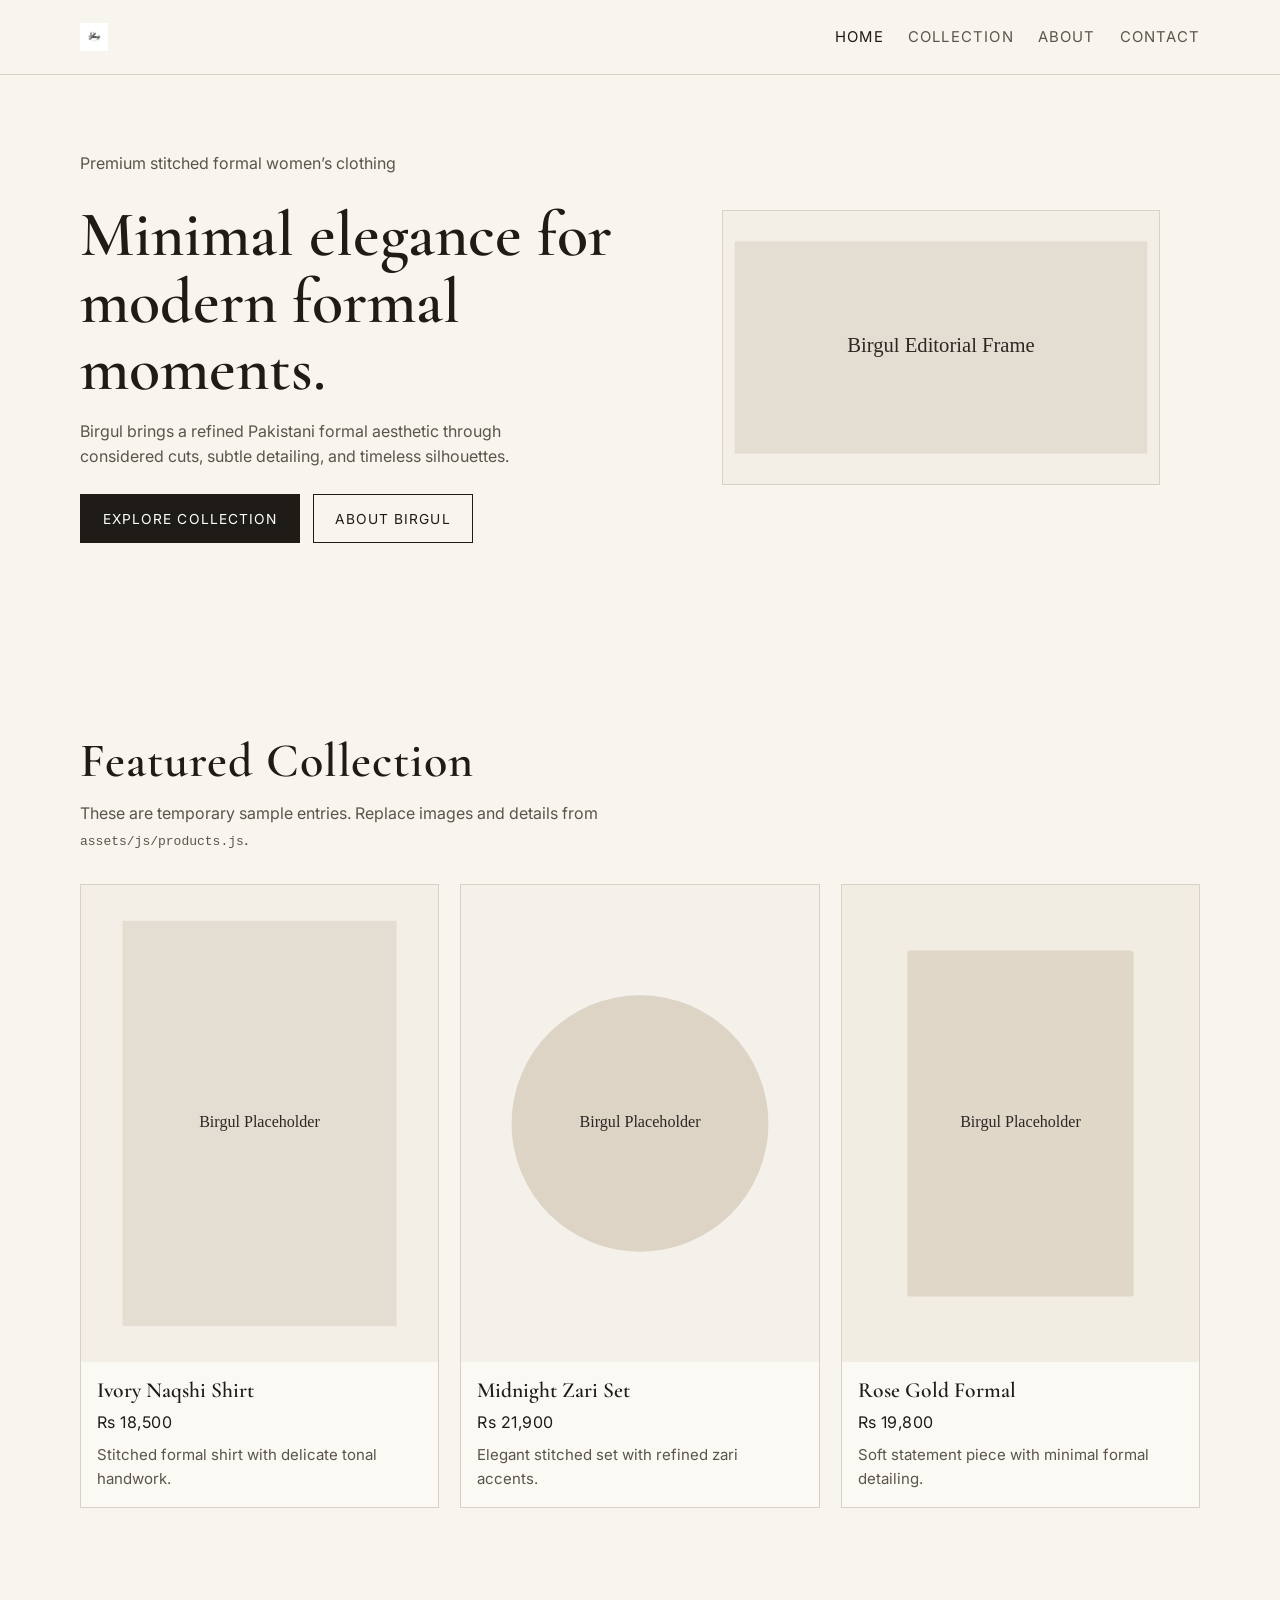
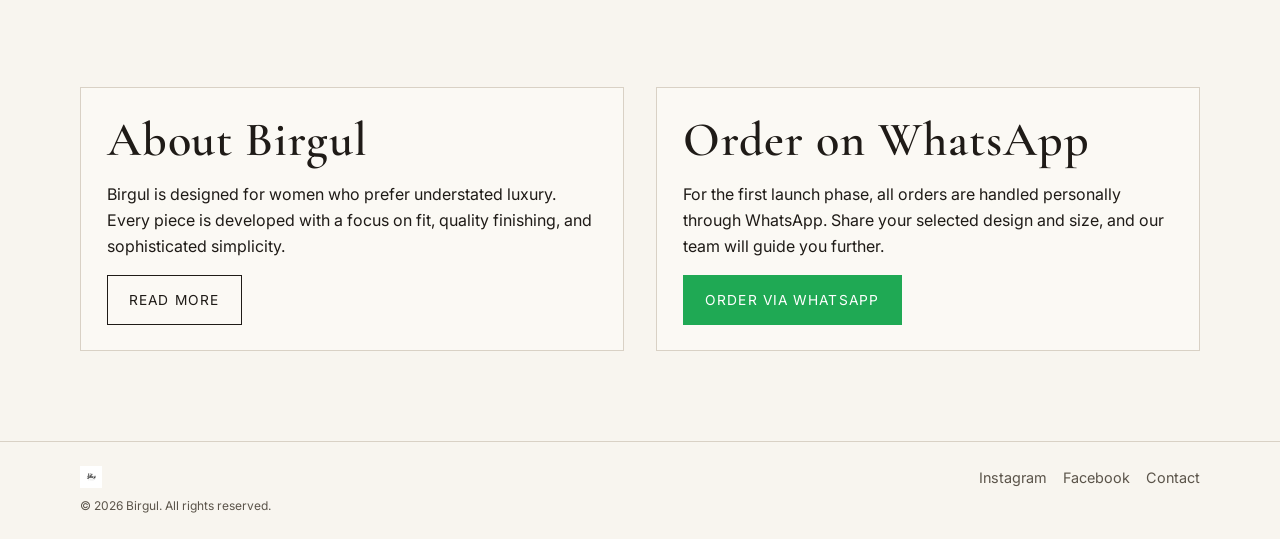
<file: index.html>
<!doctype html>
<html lang="en">
  <head>
    <meta charset="UTF-8">
    <meta name="viewport" content="width=device-width, initial-scale=1.0">
    <title>Birgul | Premium Stitched Formal Wear</title>
    <meta name="description" content="Birgul is a premium Pakistani women’s formal wear brand focused on minimal, elegant stitched pieces.">
    <meta property="og:title" content="Birgul | Premium Stitched Formal Wear">
    <meta property="og:description" content="Explore Birgul’s refined formal collection with WhatsApp ordering.">
    <meta property="og:type" content="website">
    <meta property="og:image" content="assets/images/placeholders/hero.svg">
    <link rel="preconnect" href="https://fonts.googleapis.com">
    <link rel="preconnect" href="https://fonts.gstatic.com" crossorigin>
    <link href="https://fonts.googleapis.com/css2?family=Cormorant+Garamond:wght@500;600;700&family=Inter:wght@400;500;600&display=swap" rel="stylesheet">
    <link rel="stylesheet" href="assets/css/styles.css">
  </head>
  <body>
    <a class="skip-link" href="#main-content">Skip to content</a>
    <header class="site-header">
      <div class="container nav-wrap">
        <a class="brand" href="index.html" aria-label="Birgul home">
          <img class="brand-logo" src="assets/images/birgul-logo.png" alt="Birgul logo" width="150" height="34">
        </a>
        <button class="nav-toggle" type="button" data-nav-toggle aria-label="Toggle navigation" aria-expanded="false">☰</button>
        <nav class="main-nav" aria-label="Primary">
          <ul>
            <li><a class="active" href="index.html">Home</a></li>
            <li><a href="collection.html">Collection</a></li>
            <li><a href="about.html">About</a></li>
            <li><a href="contact.html">Contact</a></li>
          </ul>
        </nav>
      </div>
    </header>

    <main id="main-content">
      <section class="hero">
        <div class="container hero-grid">
          <div class="fade-in">
            <p>Premium stitched formal women’s clothing</p>
            <h1>Minimal elegance for modern formal moments.</h1>
            <p>
              Birgul brings a refined Pakistani formal aesthetic through considered cuts,
              subtle detailing, and timeless silhouettes.
            </p>
            <div class="hero-actions">
              <a class="btn btn-primary" href="collection.html">Explore Collection</a>
              <a class="btn btn-outline" href="about.html">About Birgul</a>
            </div>
          </div>
          <figure class="hero-media fade-in" aria-label="Birgul campaign placeholder">
            <img src="assets/images/placeholders/hero.svg" alt="Birgul hero visual placeholder">
          </figure>
        </div>
      </section>

      <section class="section">
        <div class="container">
          <h2 class="section-title">Featured Collection</h2>
          <p class="section-intro">These are temporary sample entries. Replace images and details from <code>assets/js/products.js</code>.</p>
          <div class="product-grid" id="featured-products"></div>
        </div>
      </section>

      <section class="section">
        <div class="container split">
          <article class="card fade-in">
            <h2 class="section-title">About Birgul</h2>
            <p>
              Birgul is designed for women who prefer understated luxury. Every piece is developed with a focus on fit,
              quality finishing, and sophisticated simplicity.
            </p>
            <a class="btn btn-outline" href="about.html">Read More</a>
          </article>
          <article class="card fade-in">
            <h2 class="section-title">Order on WhatsApp</h2>
            <p>
              For the first launch phase, all orders are handled personally through WhatsApp.
              Share your selected design and size, and our team will guide you further.
            </p>
            <div id="home-whatsapp-cta" data-whatsapp-product="a Birgul formal outfit" data-whatsapp-label="Order via WhatsApp"></div>
          </article>
        </div>
      </section>
    </main>

    <footer class="site-footer">
      <div class="container footer-inner">
        <div class="footer-meta">
          <a class="footer-brand" href="index.html" aria-label="Birgul home">
            <img class="footer-logo" src="assets/images/birgul-logo.png" alt="Birgul logo" width="120" height="27">
          </a>
          <small>© <span data-year></span> Birgul. All rights reserved.</small>
        </div>
        <div class="footer-links">
          <a data-instagram-link href="#" aria-label="Visit Birgul Instagram profile in a new tab">Instagram</a>
          <a href="https://www.facebook.com" target="_blank" rel="noopener noreferrer">Facebook</a>
          <a href="contact.html">Contact</a>
        </div>
      </div>
    </footer>

    <script src="assets/js/config.js"></script>
    <script src="assets/js/products.js"></script>
    <script src="assets/js/ui.js"></script>
    <script src="assets/js/main.js"></script>
  </body>
</html>
</file>
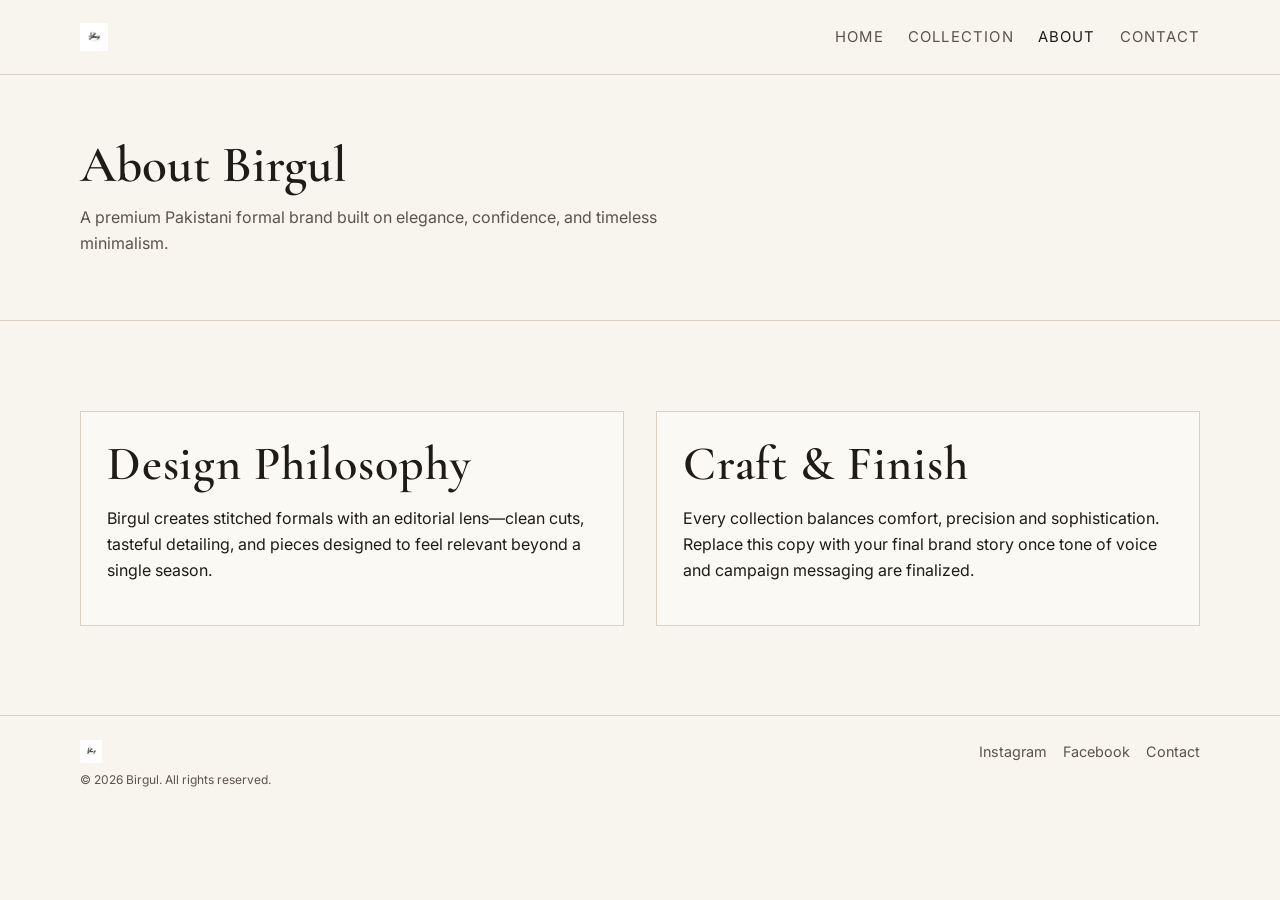
<file: about.html>
<!doctype html>
<html lang="en">
  <head>
    <meta charset="UTF-8">
    <meta name="viewport" content="width=device-width, initial-scale=1.0">
    <title>About Birgul</title>
    <meta name="description" content="Discover the story and design philosophy behind Birgul.">
    <meta property="og:title" content="About Birgul">
    <meta property="og:description" content="Minimal, premium and elegant stitched formal wear by Birgul.">
    <meta property="og:type" content="website">
    <link rel="preconnect" href="https://fonts.googleapis.com">
    <link rel="preconnect" href="https://fonts.gstatic.com" crossorigin>
    <link href="https://fonts.googleapis.com/css2?family=Cormorant+Garamond:wght@500;600;700&family=Inter:wght@400;500;600&display=swap" rel="stylesheet">
    <link rel="stylesheet" href="assets/css/styles.css">
  </head>
  <body>
    <a class="skip-link" href="#main-content">Skip to content</a>
    <header class="site-header">
      <div class="container nav-wrap">
        <a class="brand" href="index.html" aria-label="Birgul home">
          <img class="brand-logo" src="assets/images/birgul-logo.png" alt="Birgul logo" width="150" height="34">
        </a>
        <button class="nav-toggle" type="button" data-nav-toggle aria-label="Toggle navigation" aria-expanded="false">☰</button>
        <nav class="main-nav" aria-label="Primary">
          <ul>
            <li><a href="index.html">Home</a></li>
            <li><a href="collection.html">Collection</a></li>
            <li><a class="active" href="about.html">About</a></li>
            <li><a href="contact.html">Contact</a></li>
          </ul>
        </nav>
      </div>
    </header>

    <main id="main-content">
      <section class="page-hero">
        <div class="container">
          <h1>About Birgul</h1>
          <p>A premium Pakistani formal brand built on elegance, confidence, and timeless minimalism.</p>
        </div>
      </section>

      <section class="section">
        <div class="container split">
          <article class="card fade-in">
            <h2 class="section-title">Design Philosophy</h2>
            <p>
              Birgul creates stitched formals with an editorial lens—clean cuts, tasteful detailing,
              and pieces designed to feel relevant beyond a single season.
            </p>
          </article>
          <article class="card fade-in">
            <h2 class="section-title">Craft & Finish</h2>
            <p>
              Every collection balances comfort, precision and sophistication. Replace this copy with your final brand story
              once tone of voice and campaign messaging are finalized.
            </p>
          </article>
        </div>
      </section>
    </main>

    <footer class="site-footer">
      <div class="container footer-inner">
        <div class="footer-meta">
          <a class="footer-brand" href="index.html" aria-label="Birgul home">
            <img class="footer-logo" src="assets/images/birgul-logo.png" alt="Birgul logo" width="120" height="27">
          </a>
          <small>© <span data-year></span> Birgul. All rights reserved.</small>
        </div>
        <div class="footer-links">
          <a data-instagram-link href="#" aria-label="Visit Birgul Instagram profile in a new tab">Instagram</a>
          <a href="https://www.facebook.com" target="_blank" rel="noopener noreferrer">Facebook</a>
          <a href="contact.html">Contact</a>
        </div>
      </div>
    </footer>

    <script src="assets/js/config.js"></script>
    <script src="assets/js/products.js"></script>
    <script src="assets/js/ui.js"></script>
    <script src="assets/js/main.js"></script>
  </body>
</html>
</file>
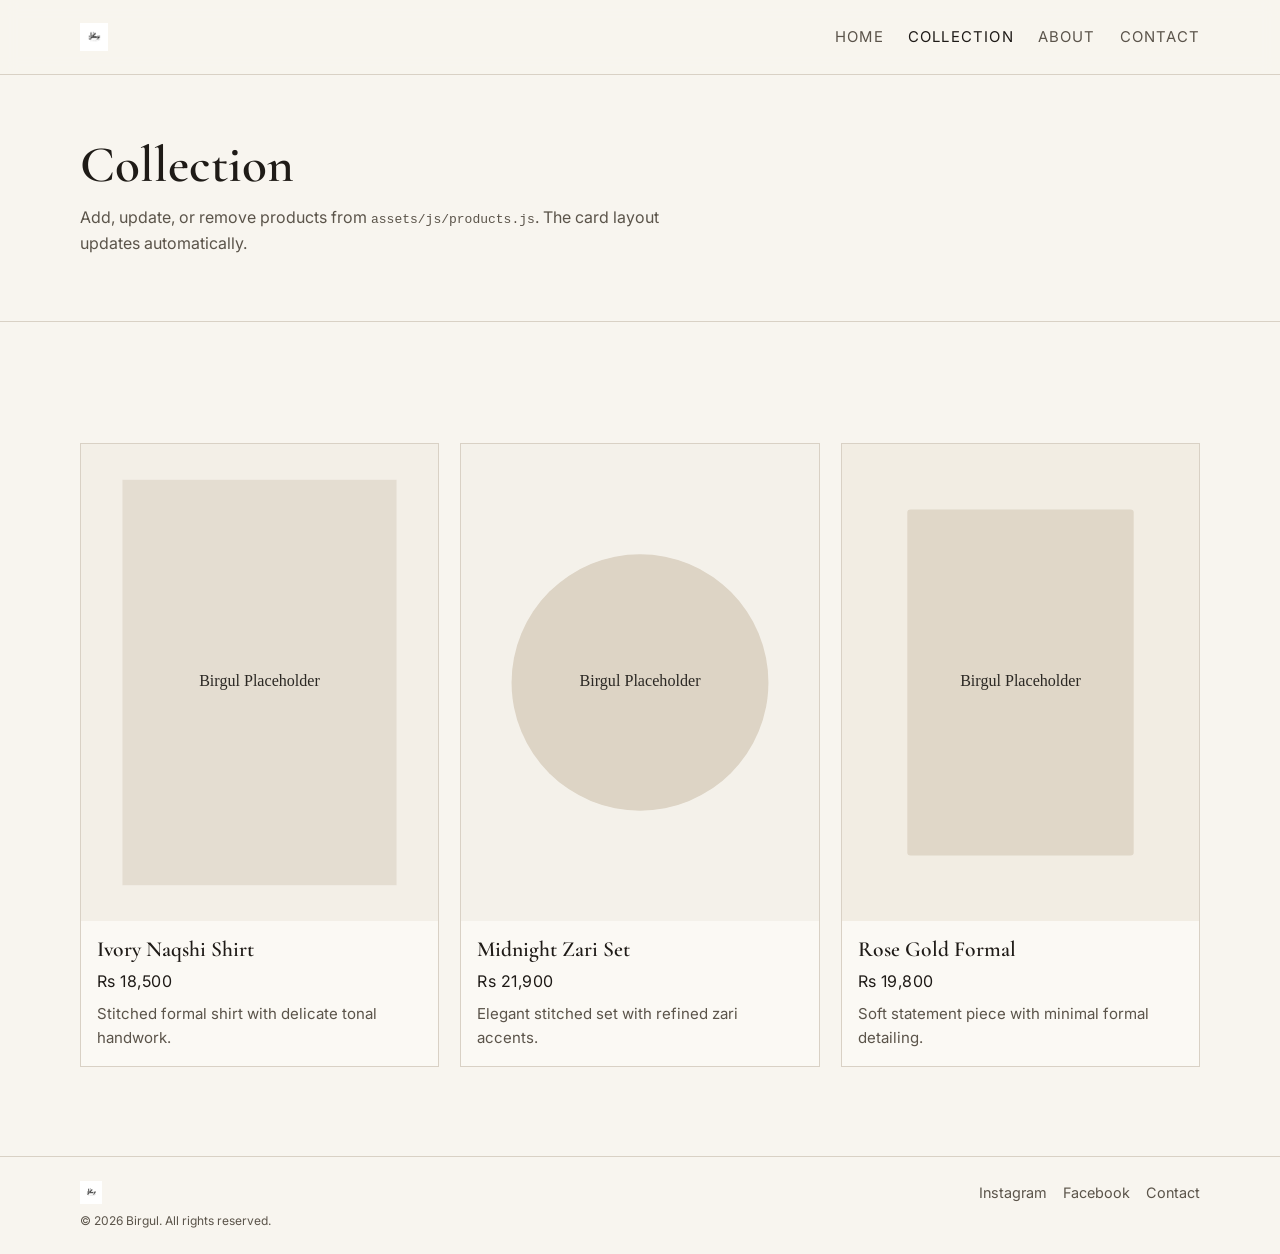
<file: collection.html>
<!doctype html>
<html lang="en">
  <head>
    <meta charset="UTF-8">
    <meta name="viewport" content="width=device-width, initial-scale=1.0">
    <title>Collection | Birgul</title>
    <meta name="description" content="Browse Birgul's premium stitched formal collection.">
    <meta property="og:title" content="Collection | Birgul">
    <meta property="og:description" content="Explore Birgul formal pieces and order via WhatsApp.">
    <meta property="og:type" content="website">
    <link rel="preconnect" href="https://fonts.googleapis.com">
    <link rel="preconnect" href="https://fonts.gstatic.com" crossorigin>
    <link href="https://fonts.googleapis.com/css2?family=Cormorant+Garamond:wght@500;600;700&family=Inter:wght@400;500;600&display=swap" rel="stylesheet">
    <link rel="stylesheet" href="assets/css/styles.css">
  </head>
  <body>
    <a class="skip-link" href="#main-content">Skip to content</a>
    <header class="site-header">
      <div class="container nav-wrap">
        <a class="brand" href="index.html" aria-label="Birgul home">
          <img class="brand-logo" src="assets/images/birgul-logo.png" alt="Birgul logo" width="150" height="34">
        </a>
        <button class="nav-toggle" type="button" data-nav-toggle aria-label="Toggle navigation" aria-expanded="false">☰</button>
        <nav class="main-nav" aria-label="Primary">
          <ul>
            <li><a href="index.html">Home</a></li>
            <li><a class="active" href="collection.html">Collection</a></li>
            <li><a href="about.html">About</a></li>
            <li><a href="contact.html">Contact</a></li>
          </ul>
        </nav>
      </div>
    </header>

    <main id="main-content">
      <section class="page-hero">
        <div class="container">
          <h1>Collection</h1>
          <p>
            Add, update, or remove products from <code>assets/js/products.js</code>. The card layout updates automatically.
          </p>
        </div>
      </section>
      <section class="section">
        <div class="container">
          <div class="product-grid" id="collection-products"></div>
        </div>
      </section>
    </main>

    <footer class="site-footer">
      <div class="container footer-inner">
        <div class="footer-meta">
          <a class="footer-brand" href="index.html" aria-label="Birgul home">
            <img class="footer-logo" src="assets/images/birgul-logo.png" alt="Birgul logo" width="120" height="27">
          </a>
          <small>© <span data-year></span> Birgul. All rights reserved.</small>
        </div>
        <div class="footer-links">
          <a data-instagram-link href="#" aria-label="Visit Birgul Instagram profile in a new tab">Instagram</a>
          <a href="https://www.facebook.com" target="_blank" rel="noopener noreferrer">Facebook</a>
          <a href="contact.html">Contact</a>
        </div>
      </div>
    </footer>

    <script src="assets/js/config.js"></script>
    <script src="assets/js/products.js"></script>
    <script src="assets/js/ui.js"></script>
    <script src="assets/js/collection.js"></script>
  </body>
</html>
</file>
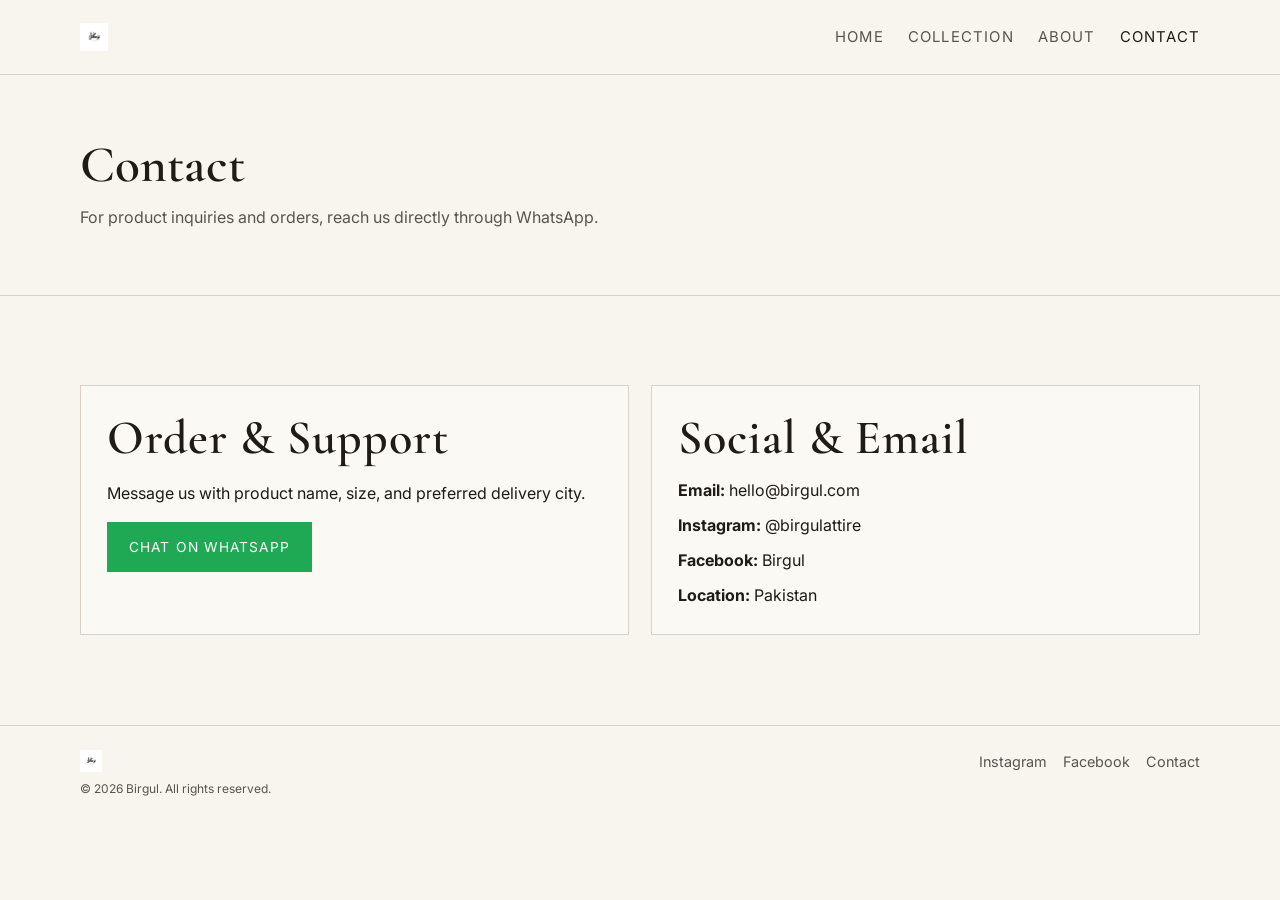
<file: contact.html>
<!doctype html>
<html lang="en">
  <head>
    <meta charset="UTF-8">
    <meta name="viewport" content="width=device-width, initial-scale=1.0">
    <title>Contact | Birgul</title>
    <meta name="description" content="Contact Birgul for stitched formal wear inquiries and orders.">
    <meta property="og:title" content="Contact | Birgul">
    <meta property="og:description" content="Reach Birgul on WhatsApp and social channels.">
    <meta property="og:type" content="website">
    <link rel="preconnect" href="https://fonts.googleapis.com">
    <link rel="preconnect" href="https://fonts.gstatic.com" crossorigin>
    <link href="https://fonts.googleapis.com/css2?family=Cormorant+Garamond:wght@500;600;700&family=Inter:wght@400;500;600&display=swap" rel="stylesheet">
    <link rel="stylesheet" href="assets/css/styles.css">
  </head>
  <body>
    <a class="skip-link" href="#main-content">Skip to content</a>
    <header class="site-header">
      <div class="container nav-wrap">
        <a class="brand" href="index.html" aria-label="Birgul home">
          <img class="brand-logo" src="assets/images/birgul-logo.png" alt="Birgul logo" width="150" height="34">
        </a>
        <button class="nav-toggle" type="button" data-nav-toggle aria-label="Toggle navigation" aria-expanded="false">☰</button>
        <nav class="main-nav" aria-label="Primary">
          <ul>
            <li><a href="index.html">Home</a></li>
            <li><a href="collection.html">Collection</a></li>
            <li><a href="about.html">About</a></li>
            <li><a class="active" href="contact.html">Contact</a></li>
          </ul>
        </nav>
      </div>
    </header>

    <main id="main-content">
      <section class="page-hero">
        <div class="container">
          <h1>Contact</h1>
          <p>For product inquiries and orders, reach us directly through WhatsApp.</p>
        </div>
      </section>

      <section class="section">
        <div class="container contact-grid">
          <article class="card fade-in">
            <h2 class="section-title">Order & Support</h2>
            <p>Message us with product name, size, and preferred delivery city.</p>
            <div data-whatsapp-product="Birgul formals" data-whatsapp-label="Chat on WhatsApp"></div>
          </article>

          <article class="card fade-in">
            <h2 class="section-title">Social & Email</h2>
            <ul class="contact-list">
              <li><strong>Email:</strong> hello@birgul.com</li>
              <li><strong>Instagram:</strong> <a data-instagram-link href="#" aria-label="Visit Birgul Instagram profile in a new tab">@birgulattire</a></li>
              <li><strong>Facebook:</strong> Birgul</li>
              <li><strong>Location:</strong> Pakistan</li>
            </ul>
          </article>
        </div>
      </section>
    </main>

    <footer class="site-footer">
      <div class="container footer-inner">
        <div class="footer-meta">
          <a class="footer-brand" href="index.html" aria-label="Birgul home">
            <img class="footer-logo" src="assets/images/birgul-logo.png" alt="Birgul logo" width="120" height="27">
          </a>
          <small>© <span data-year></span> Birgul. All rights reserved.</small>
        </div>
        <div class="footer-links">
          <a data-instagram-link href="#" aria-label="Visit Birgul Instagram profile in a new tab">Instagram</a>
          <a href="https://www.facebook.com" target="_blank" rel="noopener noreferrer">Facebook</a>
          <a href="contact.html">Contact</a>
        </div>
      </div>
    </footer>

    <script src="assets/js/config.js"></script>
    <script src="assets/js/products.js"></script>
    <script src="assets/js/ui.js"></script>
    <script src="assets/js/main.js"></script>
  </body>
</html>
</file>
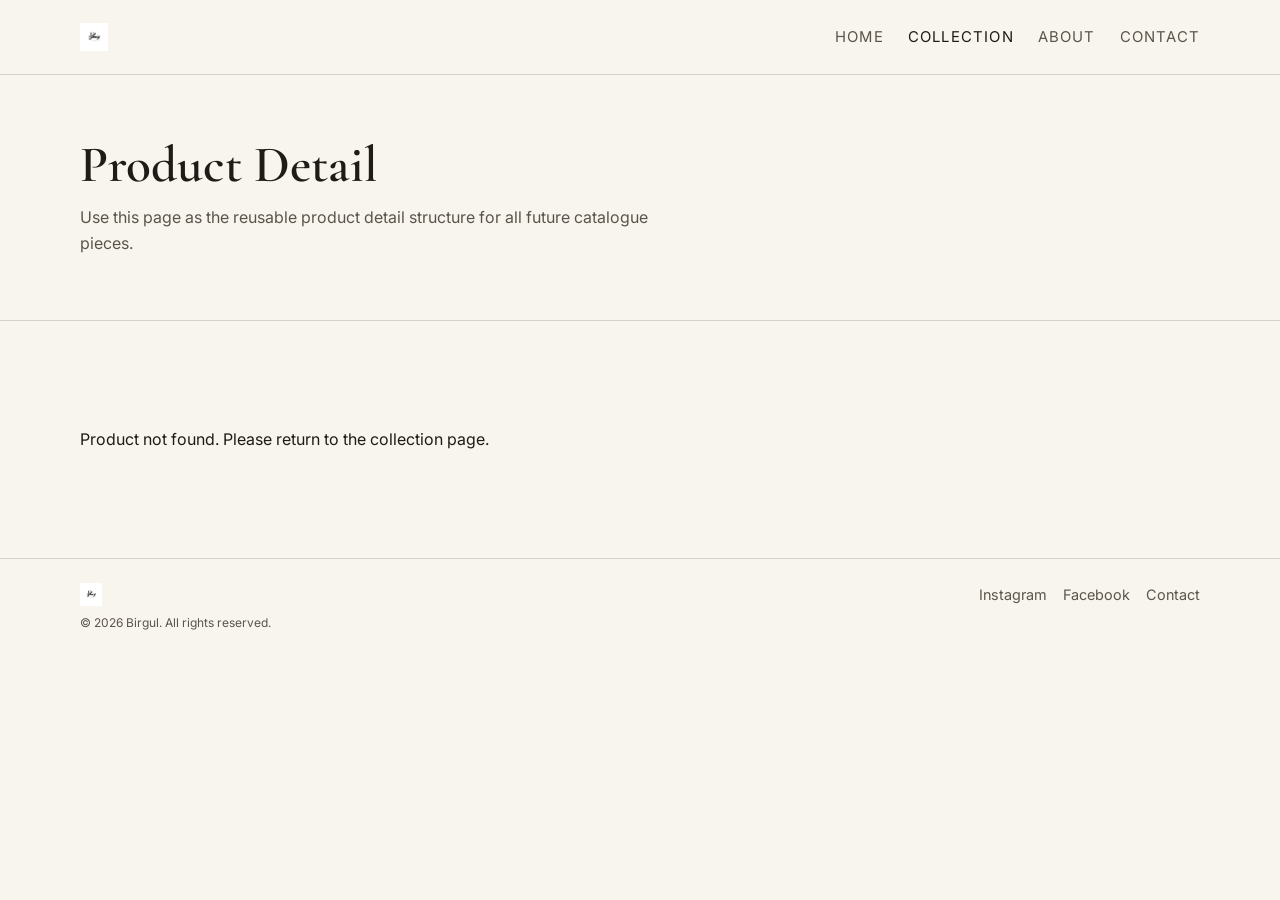
<file: product.html>
<!doctype html>
<html lang="en">
  <head>
    <meta charset="UTF-8">
    <meta name="viewport" content="width=device-width, initial-scale=1.0">
    <title>Product Detail | Birgul</title>
    <meta name="description" content="View product details and order Birgul formal wear via WhatsApp.">
    <meta property="og:title" content="Product Detail | Birgul">
    <meta property="og:description" content="Premium stitched formal details from Birgul.">
    <meta property="og:type" content="website">
    <link rel="preconnect" href="https://fonts.googleapis.com">
    <link rel="preconnect" href="https://fonts.gstatic.com" crossorigin>
    <link href="https://fonts.googleapis.com/css2?family=Cormorant+Garamond:wght@500;600;700&family=Inter:wght@400;500;600&display=swap" rel="stylesheet">
    <link rel="stylesheet" href="assets/css/styles.css">
  </head>
  <body>
    <a class="skip-link" href="#main-content">Skip to content</a>
    <header class="site-header">
      <div class="container nav-wrap">
        <a class="brand" href="index.html" aria-label="Birgul home">
          <img class="brand-logo" src="assets/images/birgul-logo.png" alt="Birgul logo" width="150" height="34">
        </a>
        <button class="nav-toggle" type="button" data-nav-toggle aria-label="Toggle navigation" aria-expanded="false">☰</button>
        <nav class="main-nav" aria-label="Primary">
          <ul>
            <li><a href="index.html">Home</a></li>
            <li><a class="active" href="collection.html">Collection</a></li>
            <li><a href="about.html">About</a></li>
            <li><a href="contact.html">Contact</a></li>
          </ul>
        </nav>
      </div>
    </header>

    <main id="main-content">
      <section class="page-hero">
        <div class="container">
          <h1>Product Detail</h1>
          <p>Use this page as the reusable product detail structure for all future catalogue pieces.</p>
        </div>
      </section>
      <section class="section">
        <div class="container" id="product-detail-root"></div>
      </section>
    </main>

    <footer class="site-footer">
      <div class="container footer-inner">
        <div class="footer-meta">
          <a class="footer-brand" href="index.html" aria-label="Birgul home">
            <img class="footer-logo" src="assets/images/birgul-logo.png" alt="Birgul logo" width="120" height="27">
          </a>
          <small>© <span data-year></span> Birgul. All rights reserved.</small>
        </div>
        <div class="footer-links">
          <a data-instagram-link href="#" aria-label="Visit Birgul Instagram profile in a new tab">Instagram</a>
          <a href="https://www.facebook.com" target="_blank" rel="noopener noreferrer">Facebook</a>
          <a href="contact.html">Contact</a>
        </div>
      </div>
    </footer>

    <script src="assets/js/config.js"></script>
    <script src="assets/js/products.js"></script>
    <script src="assets/js/ui.js"></script>
    <script src="assets/js/product.js"></script>
  </body>
</html>
</file>
<file: assets/css/styles.css>
:root {
  --bg: #f8f5ef;
  --surface: #f0ebe1;
  --text: #1f1b17;
  --muted: #5b544a;
  --accent: #8f765a;
  --border: #d9d1c5;
  --container: min(1120px, 92vw);
  --serif: 'Cormorant Garamond', Georgia, 'Times New Roman', serif;
  --sans: 'Inter', 'Helvetica Neue', Arial, sans-serif;
}

* { box-sizing: border-box; }
html { scroll-behavior: smooth; }
body {
  margin: 0;
  background: var(--bg);
  color: var(--text);
  font-family: var(--sans);
  line-height: 1.6;
}
img { max-width: 100%; display: block; }
a { color: inherit; text-decoration: none; }
.container { width: var(--container); margin: 0 auto; }
.section { padding: clamp(3rem, 7vw, 6rem) 0; }
.section-title {
  margin: 0 0 0.8rem;
  font: 600 clamp(1.9rem, 4vw, 3rem)/1.1 var(--serif);
  letter-spacing: 0.02em;
}
.section-intro { margin: 0; color: var(--muted); max-width: 60ch; }

.skip-link {
  position: absolute;
  left: -999px;
  top: 0;
  background: var(--text);
  color: #fff;
  padding: 0.6rem 1rem;
  z-index: 20;
}
.skip-link:focus { left: 0.8rem; top: 0.8rem; }

.site-header {
  position: sticky;
  top: 0;
  z-index: 10;
  background: rgba(248, 245, 239, 0.94);
  backdrop-filter: blur(8px);
  border-bottom: 1px solid var(--border);
}
.nav-wrap {
  display: flex;
  align-items: center;
  justify-content: space-between;
  min-height: 4.6rem;
}
.brand {
  display: inline-flex;
  align-items: center;
  min-height: 2.25rem;
}
.brand-logo {
  width: auto;
  height: clamp(1.5rem, 2.2vw, 2rem);
  object-fit: contain;
}
.nav-toggle {
  display: none;
  border: 0;
  background: transparent;
  color: var(--text);
  font-size: 1.6rem;
  padding: 0.2rem;
}
.main-nav ul {
  list-style: none;
  display: flex;
  gap: 1.5rem;
  margin: 0;
  padding: 0;
  align-items: center;
}
.main-nav a {
  font-size: 0.93rem;
  letter-spacing: 0.08em;
  text-transform: uppercase;
  color: var(--muted);
  transition: color 180ms ease;
}
.main-nav a:hover,
.main-nav a:focus-visible,
.main-nav a.active { color: var(--text); }

.btn {
  display: inline-flex;
  align-items: center;
  justify-content: center;
  gap: 0.5rem;
  border: 1px solid transparent;
  padding: 0.8rem 1.35rem;
  font-size: 0.86rem;
  letter-spacing: 0.08em;
  text-transform: uppercase;
  cursor: pointer;
  transition: transform 180ms ease, opacity 180ms ease, background 180ms ease;
}
.btn:hover,
.btn:focus-visible { transform: translateY(-1px); }
.btn-primary { background: var(--text); color: #fff; }
.btn-outline { border-color: var(--text); color: var(--text); }
.btn-whatsapp {
  background: #1fa954;
  color: #fff;
}

.hero { padding: clamp(3rem, 6vw, 5rem) 0 clamp(3rem, 8vw, 7rem); }
.hero-grid {
  display: grid;
  gap: 2rem;
  align-items: center;
  grid-template-columns: 1.1fr 1fr;
}
.hero h1 {
  margin: 0 0 1rem;
  font: 600 clamp(2.2rem, 5vw, 4.5rem)/1.05 var(--serif);
}
.hero p {
  margin: 0 0 1.5rem;
  color: var(--muted);
  max-width: 45ch;
}
.hero-media {
  border: 1px solid var(--border);
  background: var(--surface);
  overflow: hidden;
}
.hero-media img {
  width: 100%;
  aspect-ratio: 16 / 10;
  object-fit: cover;
}
.hero-actions { display: flex; gap: 0.8rem; flex-wrap: wrap; }

.product-grid {
  display: grid;
  gap: 1.3rem;
  grid-template-columns: repeat(auto-fit, minmax(220px, 1fr));
  margin-top: 2rem;
}
.product-card {
  border: 1px solid var(--border);
  background: #fbf9f4;
}
.product-card a { display: block; }
.product-card img {
  width: 100%;
  aspect-ratio: 3 / 4;
  object-fit: cover;
}
.product-card-content { padding: 1rem; }
.product-card h3 {
  margin: 0;
  font: 600 1.35rem/1.15 var(--serif);
}
.price {
  display: block;
  margin: 0.45rem 0;
  letter-spacing: 0.03em;
}
.product-card p {
  margin: 0;
  color: var(--muted);
  font-size: 0.94rem;
}

.split {
  display: grid;
  gap: 2rem;
  grid-template-columns: repeat(2, minmax(0, 1fr));
}
.card {
  border: 1px solid var(--border);
  background: #fbf9f4;
  padding: clamp(1.4rem, 2vw, 2rem);
}

.page-hero {
  border-bottom: 1px solid var(--border);
  padding: clamp(2.5rem, 5vw, 4rem) 0;
}
.page-hero h1 {
  margin: 0 0 0.8rem;
  font: 600 clamp(2rem, 4vw, 3.4rem)/1.05 var(--serif);
}
.page-hero p { margin: 0; color: var(--muted); max-width: 60ch; }

.product-detail {
  display: grid;
  gap: 2rem;
  grid-template-columns: 1.1fr 1fr;
}
.gallery-main {
  border: 1px solid var(--border);
  background: #fbf9f4;
}
.gallery-main img { width: 100%; aspect-ratio: 3/4; object-fit: cover; }
.gallery-thumbs {
  margin-top: 0.8rem;
  display: grid;
  grid-template-columns: repeat(3, minmax(0, 1fr));
  gap: 0.7rem;
}
.gallery-thumbs button {
  border: 1px solid var(--border);
  padding: 0;
  background: transparent;
  cursor: pointer;
}
.gallery-thumbs img { aspect-ratio: 3/4; object-fit: cover; }
.product-meta h1 {
  margin: 0;
  font: 600 clamp(2rem, 4vw, 3rem)/1.05 var(--serif);
}
.product-meta .description { color: var(--muted); margin: 1rem 0; }
.meta-list {
  list-style: none;
  padding: 0;
  margin: 1.2rem 0;
  display: grid;
  gap: 0.4rem;
}
.meta-list strong { font-weight: 600; }

.contact-grid {
  display: grid;
  gap: 1.4rem;
  grid-template-columns: repeat(2, minmax(0, 1fr));
}
.contact-list { list-style: none; margin: 0; padding: 0; display: grid; gap: 0.6rem; }

.site-footer {
  border-top: 1px solid var(--border);
  padding: 1.5rem 0;
}
.footer-inner {
  display: flex;
  justify-content: space-between;
  gap: 1rem;
  flex-wrap: wrap;
  color: var(--muted);
  font-size: 0.9rem;
}
.footer-meta {
  display: grid;
  gap: 0.45rem;
}
.footer-brand {
  display: inline-flex;
  align-items: center;
}
.footer-logo {
  width: auto;
  height: 1.4rem;
  object-fit: contain;
}
.footer-links { display: flex; gap: 1rem; }

.fade-in {
  opacity: 0;
  transform: translateY(10px);
  animation: fade-in-up 540ms ease forwards;
}
@keyframes fade-in-up {
  to { opacity: 1; transform: translateY(0); }
}

@media (max-width: 900px) {
  .hero-grid,
  .split,
  .product-detail,
  .contact-grid { grid-template-columns: 1fr; }
}
@media (max-width: 760px) {
  .nav-toggle { display: inline-block; }
  .main-nav {
    position: absolute;
    top: 100%;
    left: 0;
    right: 0;
    background: var(--bg);
    border-bottom: 1px solid var(--border);
    padding: 0.7rem 1rem 1rem;
    display: none;
  }
  .main-nav ul { flex-direction: column; align-items: flex-start; gap: 0.9rem; }
  .site-header.nav-open .main-nav { display: block; }
  .footer-meta,
  .footer-links { width: 100%; }
}
</file>
